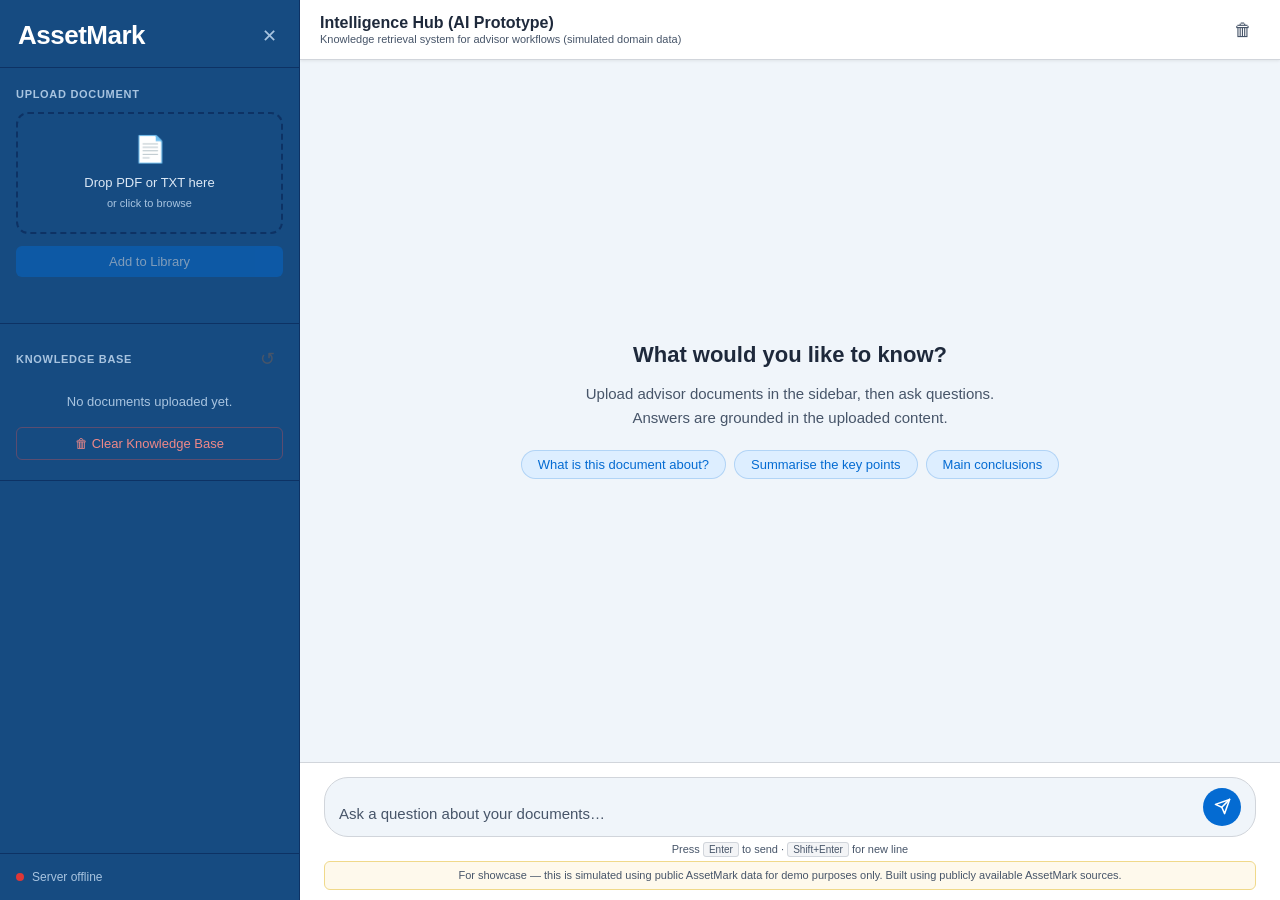
<file: frontend/index.html>
<!DOCTYPE html>
<html lang="en">
<head>
  <meta charset="UTF-8" />
  <meta name="viewport" content="width=device-width, initial-scale=1.0" />
  <title>Intelligence Hub (AI Prototype)</title>
  <link rel="stylesheet" href="style.css" />
</head>
<body>

  <!-- ===== SIDEBAR ===== -->
  <aside class="sidebar" id="sidebar">
    <div class="sidebar-header">
      <div class="logo">
        <span class="logo-text">AssetMark</span>
      </div>
      <button class="sidebar-toggle" id="sidebarToggle" title="Toggle sidebar">&#x2715;</button>
    </div>

    <div class="sidebar-section">
      <h3 class="section-title">Upload Document</h3>
      <label class="upload-area" id="uploadArea" for="fileInput">
        <span class="upload-icon">&#x1F4C4;</span>
        <span class="upload-label" id="uploadLabel">Drop PDF or TXT here<br/><small>or click to browse</small></span>
        <input type="file" id="fileInput" accept=".pdf,.txt,.md" hidden />
      </label>
      <button class="btn btn-primary" id="uploadBtn" disabled>Add to Library</button>
      <div class="upload-status" id="uploadStatus"></div>
    </div>

    <div class="sidebar-section">
      <div class="section-header">
        <h3 class="section-title">Knowledge Base</h3>
        <button class="btn-icon" id="refreshDocsBtn" title="Refresh list">&#x21BA;</button>
      </div>
      <ul class="doc-list" id="docList">
        <li class="doc-empty">No documents uploaded yet.</li>
      </ul>
      <button class="btn btn-danger" id="clearKbBtn">&#x1F5D1; Clear Knowledge Base</button>
    </div>

    <div class="sidebar-footer">
      <div class="status-indicator" id="statusIndicator">
        <span class="status-dot" id="statusDot"></span>
        <span class="status-text" id="statusText">Connecting...</span>
      </div>
    </div>
  </aside>

  <!-- ===== MAIN AREA ===== -->
  <main class="main">

    <!-- Top bar -->
    <header class="topbar">
      <button class="btn-icon topbar-menu" id="openSidebar" title="Open sidebar">&#x2630;</button>
      <div class="topbar-title">
        <span>Intelligence Hub (AI Prototype)</span>
        <span class="topbar-sub">Knowledge retrieval system for advisor workflows (simulated domain data)</span>
      </div>
      <button class="btn-icon" id="clearChatBtn" title="Clear conversation">&#x1F5D1;</button>
    </header>

    <!-- Messages -->
    <section class="messages" id="messages">
      <div class="welcome">
        <h2>What would you like to know?</h2>
        <p>Upload advisor documents in the sidebar, then ask questions.<br/>
           Answers are grounded in the uploaded content.</p>
        <div class="welcome-chips">
          <button class="chip" onclick="insertChip('What is this document about?')">What is this document about?</button>
          <button class="chip" onclick="insertChip('Summarise the key points.')">Summarise the key points</button>
          <button class="chip" onclick="insertChip('What are the main conclusions?')">Main conclusions</button>
        </div>
      </div>
    </section>

    <!-- Input bar -->
    <footer class="input-bar">
      <div class="input-wrapper">
        <textarea
          id="messageInput"
          class="message-input"
          placeholder="Ask a question about your documents…"
          rows="1"
          maxlength="4000"
        ></textarea>
        <button class="send-btn" id="sendBtn" title="Send (Enter)">
          <svg viewBox="0 0 24 24" fill="none" stroke="currentColor" stroke-width="2.2"
               stroke-linecap="round" stroke-linejoin="round">
            <line x1="22" y1="2" x2="11" y2="13"></line>
            <polygon points="22 2 15 22 11 13 2 9 22 2"></polygon>
          </svg>
        </button>
      </div>
      <p class="input-hint">Press <kbd>Enter</kbd> to send &middot; <kbd>Shift+Enter</kbd> for new line</p>
      <p class="disclaimer">For showcase — this is simulated using public AssetMark data for demo purposes only. Built using publicly available AssetMark sources.</p>
    </footer>

  </main>

  <script src="app.js"></script>
</body>
</html>
</file>
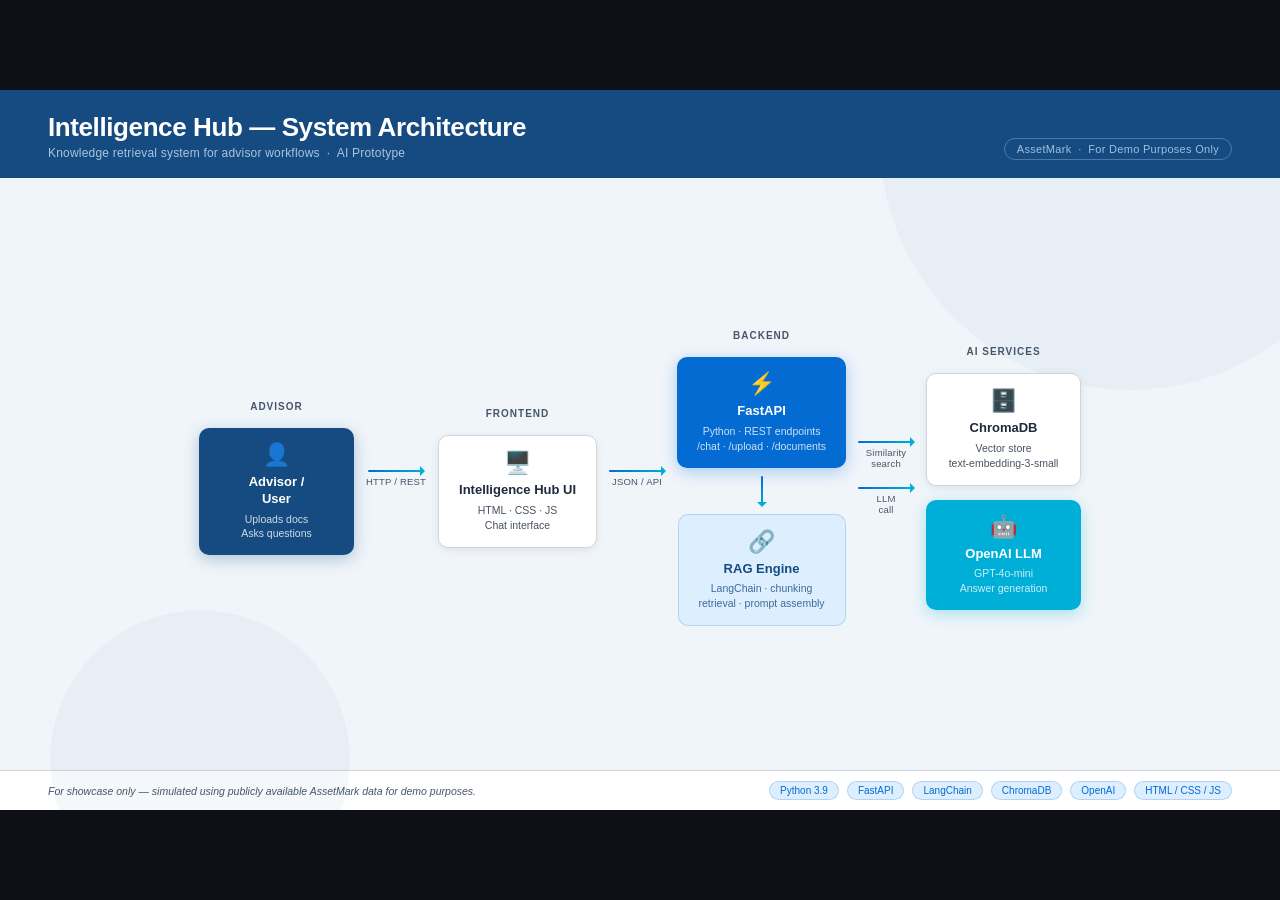
<file: architecture-slide.html>
<!DOCTYPE html>
<html lang="en">
<head>
  <meta charset="UTF-8" />
  <meta name="viewport" content="width=device-width, initial-scale=1.0" />
  <title>Intelligence Hub — Architecture</title>
  <style>
    * { box-sizing: border-box; margin: 0; padding: 0; }

    body {
      font-family: -apple-system, BlinkMacSystemFont, "Segoe UI", Roboto, sans-serif;
      background: #0d1117;
      display: flex;
      align-items: center;
      justify-content: center;
      min-height: 100vh;
    }

    .slide {
      width: 1280px;
      height: 720px;
      background: #F0F5FA;
      position: relative;
      overflow: hidden;
      display: flex;
      flex-direction: column;
    }

    /* Header bar */
    .slide-header {
      background: #164B81;
      padding: 22px 48px 18px;
      display: flex;
      align-items: flex-end;
      justify-content: space-between;
      flex-shrink: 0;
    }

    .header-left h1 {
      font-size: 26px;
      font-weight: 700;
      color: #fff;
      letter-spacing: -0.4px;
    }

    .header-left p {
      font-size: 12px;
      color: #a8c4e0;
      margin-top: 3px;
      letter-spacing: 0.2px;
    }

    .header-badge {
      font-size: 11px;
      color: #a8c4e0;
      border: 1px solid rgba(168,196,224,.4);
      border-radius: 20px;
      padding: 4px 12px;
      letter-spacing: 0.3px;
    }

    /* Main diagram area */
    .diagram {
      flex: 1;
      display: flex;
      align-items: center;
      justify-content: center;
      padding: 28px 48px 20px;
      gap: 0;
    }

    /* Columns */
    .col {
      display: flex;
      flex-direction: column;
      align-items: center;
      gap: 14px;
    }

    .col-label {
      font-size: 10px;
      font-weight: 600;
      text-transform: uppercase;
      letter-spacing: 1px;
      color: #475569;
      margin-bottom: 2px;
    }

    /* Boxes */
    .box {
      border-radius: 10px;
      padding: 14px 20px;
      text-align: center;
      min-width: 155px;
      position: relative;
    }

    .box-icon { font-size: 22px; display: block; margin-bottom: 6px; }

    .box-title {
      font-size: 13px;
      font-weight: 700;
      line-height: 1.3;
    }

    .box-sub {
      font-size: 10.5px;
      margin-top: 4px;
      line-height: 1.4;
      opacity: .8;
    }

    /* Box variants */
    .box-navy {
      background: #164B81;
      color: #fff;
      box-shadow: 0 4px 16px rgba(22,75,129,.3);
    }

    .box-blue {
      background: #046BD2;
      color: #fff;
      box-shadow: 0 4px 16px rgba(4,107,210,.3);
    }

    .box-cyan {
      background: #00AFD7;
      color: #fff;
      box-shadow: 0 4px 16px rgba(0,175,215,.3);
    }

    .box-white {
      background: #fff;
      color: #1E293B;
      border: 1.5px solid #D1D5DB;
      box-shadow: 0 2px 8px rgba(0,0,0,.08);
    }

    .box-light {
      background: #ddeeff;
      color: #164B81;
      border: 1.5px solid rgba(4,107,210,.2);
    }

    /* Arrows */
    .arrow-group {
      display: flex;
      flex-direction: column;
      align-items: center;
      gap: 4px;
      padding: 0 12px;
    }

    .arrow-line {
      display: flex;
      align-items: center;
      gap: 4px;
    }

    .arrow-track {
      width: 56px;
      height: 2px;
      background: linear-gradient(90deg, #046BD2, #00AFD7);
      border-radius: 2px;
      position: relative;
    }

    .arrow-track::after {
      content: '';
      position: absolute;
      right: -6px;
      top: -4px;
      border: 5px solid transparent;
      border-left-color: #00AFD7;
    }

    .arrow-label {
      font-size: 9.5px;
      color: #475569;
      text-align: center;
      letter-spacing: 0.2px;
      white-space: nowrap;
    }

    /* Vertical arrow */
    .v-arrow {
      display: flex;
      flex-direction: column;
      align-items: center;
      gap: 2px;
    }

    .v-track {
      width: 2px;
      height: 30px;
      background: linear-gradient(180deg, #046BD2, #00AFD7);
      border-radius: 2px;
      position: relative;
    }

    .v-track::after {
      content: '';
      position: absolute;
      bottom: -6px;
      left: -4px;
      border: 5px solid transparent;
      border-top-color: #00AFD7;
    }

    /* Stack inside backend column */
    .backend-stack {
      display: flex;
      flex-direction: column;
      align-items: center;
      gap: 8px;
    }

    /* Footer */
    .slide-footer {
      background: #fff;
      border-top: 1px solid #D1D5DB;
      padding: 10px 48px;
      display: flex;
      align-items: center;
      justify-content: space-between;
      flex-shrink: 0;
    }

    .footer-note {
      font-size: 10.5px;
      color: #475569;
      font-style: italic;
    }

    .tech-pills {
      display: flex;
      gap: 8px;
    }

    .pill {
      font-size: 10px;
      font-weight: 500;
      padding: 3px 10px;
      border-radius: 20px;
      background: #ddeeff;
      color: #046BD2;
      border: 1px solid rgba(4,107,210,.2);
    }

    /* Decorative bg circle */
    .bg-circle {
      position: absolute;
      border-radius: 50%;
      opacity: .04;
      background: #164B81;
      pointer-events: none;
    }
  </style>
</head>
<body>
<div class="slide">

  <!-- Decorative -->
  <div class="bg-circle" style="width:500px;height:500px;top:-200px;right:-100px;"></div>
  <div class="bg-circle" style="width:300px;height:300px;bottom:-100px;left:50px;"></div>

  <!-- Header -->
  <div class="slide-header">
    <div class="header-left">
      <h1>Intelligence Hub — System Architecture</h1>
      <p>Knowledge retrieval system for advisor workflows &nbsp;·&nbsp; AI Prototype</p>
    </div>
    <div class="header-badge">AssetMark &nbsp;·&nbsp; For Demo Purposes Only</div>
  </div>

  <!-- Diagram -->
  <div class="diagram">

    <!-- Col 1: User -->
    <div class="col">
      <div class="col-label">Advisor</div>
      <div class="box box-navy">
        <span class="box-icon">👤</span>
        <div class="box-title">Advisor /<br/>User</div>
        <div class="box-sub">Uploads docs<br/>Asks questions</div>
      </div>
    </div>

    <!-- Arrow 1 -->
    <div class="arrow-group">
      <div class="arrow-line">
        <div class="arrow-track"></div>
      </div>
      <div class="arrow-label">HTTP / REST</div>
    </div>

    <!-- Col 2: Frontend -->
    <div class="col">
      <div class="col-label">Frontend</div>
      <div class="box box-white">
        <span class="box-icon">🖥️</span>
        <div class="box-title">Intelligence Hub UI</div>
        <div class="box-sub">HTML · CSS · JS<br/>Chat interface</div>
      </div>
    </div>

    <!-- Arrow 2 -->
    <div class="arrow-group">
      <div class="arrow-line">
        <div class="arrow-track"></div>
      </div>
      <div class="arrow-label">JSON / API</div>
    </div>

    <!-- Col 3: Backend -->
    <div class="col">
      <div class="col-label">Backend</div>
      <div class="backend-stack">
        <div class="box box-blue" style="min-width:165px;">
          <span class="box-icon">⚡</span>
          <div class="box-title">FastAPI</div>
          <div class="box-sub">Python · REST endpoints<br/>/chat · /upload · /documents</div>
        </div>
        <div class="v-arrow"><div class="v-track"></div></div>
        <div class="box box-light" style="min-width:165px;">
          <span class="box-icon">🔗</span>
          <div class="box-title">RAG Engine</div>
          <div class="box-sub">LangChain · chunking<br/>retrieval · prompt assembly</div>
        </div>
      </div>
    </div>

    <!-- Arrow 3 -->
    <div class="arrow-group" style="flex-direction:column;gap:18px;">
      <div style="display:flex;flex-direction:column;align-items:center;gap:4px;">
        <div class="arrow-line"><div class="arrow-track"></div></div>
        <div class="arrow-label">Similarity<br/>search</div>
      </div>
      <div style="display:flex;flex-direction:column;align-items:center;gap:4px;">
        <div class="arrow-line"><div class="arrow-track"></div></div>
        <div class="arrow-label">LLM<br/>call</div>
      </div>
    </div>

    <!-- Col 4: AI Services -->
    <div class="col">
      <div class="col-label">AI Services</div>
      <div style="display:flex;flex-direction:column;gap:14px;align-items:center;">
        <div class="box box-white" style="min-width:155px;">
          <span class="box-icon">🗄️</span>
          <div class="box-title">ChromaDB</div>
          <div class="box-sub">Vector store<br/>text-embedding-3-small</div>
        </div>
        <div class="box box-cyan" style="min-width:155px;">
          <span class="box-icon">🤖</span>
          <div class="box-title">OpenAI LLM</div>
          <div class="box-sub">GPT-4o-mini<br/>Answer generation</div>
        </div>
      </div>
    </div>

  </div>

  <!-- Footer -->
  <div class="slide-footer">
    <div class="footer-note">For showcase only — simulated using publicly available AssetMark data for demo purposes.</div>
    <div class="tech-pills">
      <span class="pill">Python 3.9</span>
      <span class="pill">FastAPI</span>
      <span class="pill">LangChain</span>
      <span class="pill">ChromaDB</span>
      <span class="pill">OpenAI</span>
      <span class="pill">HTML / CSS / JS</span>
    </div>
  </div>

</div>
</body>
</html>
</file>
<file: frontend/style.css>
/* ============================================================
   Skills Library — Stylesheet
   Design: AssetMark brand theme — navy sidebar, clean white chat
   AssetMark palette: navy #164B81, blue #046BD2, cyan #00AFD7,
                      light blue bg #F0F5FA, slate text #1E293B
   ============================================================ */

*, *::before, *::after { box-sizing: border-box; margin: 0; padding: 0; }

:root {
  /* AssetMark brand colours */
  --bg-sidebar:    #164B81;   /* AssetMark navy */
  --bg-sidebar-s:  #0f3561;   /* deeper navy for items */
  --bg-main:       #F0F5FA;   /* AssetMark light blue-gray bg */
  --bg-white:      #ffffff;
  --bg-user-msg:   #046BD2;   /* AssetMark primary blue */
  --bg-ai-msg:     #ffffff;
  --bg-chip:       #ddeeff;

  --text-primary:  #1E293B;   /* AssetMark dark slate */
  --text-muted:    #475569;   /* AssetMark medium slate */
  --text-sidebar:  #dce8f5;   /* light on navy */
  --text-sidebar-m:#a8c4e0;   /* muted on navy */

  --border:        #D1D5DB;
  --border-dark:   #0d3264;   /* dark navy dividers */

  --accent:        #046BD2;   /* AssetMark primary blue */
  --accent-hover:  #00AFD7;   /* AssetMark cyan on hover */
  --accent-light:  #ddeeff;

  --success:       #22c55e;
  --error:         #DD3737;   /* AssetMark red */
  --warning:       #F09124;   /* AssetMark orange */

  --radius-sm:     6px;
  --radius-md:     12px;
  --radius-lg:     18px;
  --radius-xl:     24px;

  --shadow-sm:     0 1px 3px rgba(0,0,0,.08);
  --shadow-md:     0 4px 16px rgba(0,0,0,.12);

  --sidebar-w:     300px;
  --topbar-h:      60px;
  --inputbar-h:    100px;
}

html, body {
  height: 100%;
  font-family: -apple-system, BlinkMacSystemFont, "Segoe UI", Roboto, sans-serif;
  font-size: 15px;
  color: var(--text-primary);
  background: var(--bg-main);
  overflow: hidden;
}

/* ============================================================
   LAYOUT
   ============================================================ */
body { display: flex; height: 100vh; }

/* Sidebar */
.sidebar {
  width: var(--sidebar-w);
  min-width: var(--sidebar-w);
  background: var(--bg-sidebar);
  display: flex;
  flex-direction: column;
  border-right: 1px solid var(--border-dark);
  transition: transform .25s ease, width .25s ease;
  overflow: hidden;
  z-index: 200;
}

.sidebar.collapsed {
  width: 0;
  min-width: 0;
  transform: translateX(-100%);
  border: none;
}

.sidebar-header {
  display: flex;
  align-items: center;
  justify-content: space-between;
  padding: 20px 18px 16px;
  border-bottom: 1px solid var(--border-dark);
}

.logo { display: flex; align-items: center; gap: 10px; }
.logo-icon { font-size: 22px; }
.logo-text {
  font-size: 26px;
  font-weight: 700;
  color: #fff;
  letter-spacing: -.5px;
}

/* Sidebar sections */
.sidebar-section {
  padding: 20px 16px;
  border-bottom: 1px solid var(--border-dark);
}

.section-header {
  display: flex;
  align-items: center;
  justify-content: space-between;
  margin-bottom: 12px;
}

.section-title {
  font-size: 11px;
  font-weight: 600;
  text-transform: uppercase;
  letter-spacing: .7px;
  color: var(--text-sidebar-m);
  margin-bottom: 12px;
}
.section-header .section-title { margin-bottom: 0; }

/* Upload area */
.upload-area {
  display: flex;
  flex-direction: column;
  align-items: center;
  gap: 8px;
  border: 2px dashed var(--border-dark);
  border-radius: var(--radius-md);
  padding: 20px 12px;
  cursor: pointer;
  transition: border-color .2s, background .2s;
  margin-bottom: 12px;
}
.upload-area:hover, .upload-area.dragover {
  border-color: var(--accent-hover);
  background: rgba(0,175,215,.1);
}
.upload-icon { font-size: 26px; }
.upload-label { font-size: 13px; color: var(--text-sidebar); text-align: center; line-height: 1.5; }
.upload-label small { color: var(--text-sidebar-m); font-size: 11px; }

.upload-status {
  font-size: 12px;
  margin-top: 8px;
  min-height: 18px;
  color: var(--text-sidebar-m);
}
.upload-status.success { color: var(--success); }
.upload-status.error   { color: var(--error); }

/* Doc list */
.doc-list { list-style: none; display: flex; flex-direction: column; gap: 6px; }

.doc-empty { font-size: 13px; color: var(--text-sidebar-m); text-align: center; padding: 8px 0; }

.doc-item {
  display: flex;
  align-items: center;
  gap: 8px;
  background: var(--bg-sidebar-s);
  border-radius: var(--radius-sm);
  padding: 8px 10px;
  font-size: 13px;
  color: var(--text-sidebar);
  animation: fadeIn .2s ease;
}
.doc-item-icon { font-size: 16px; flex-shrink: 0; }
.doc-item-name { flex: 1; overflow: hidden; text-overflow: ellipsis; white-space: nowrap; }
.doc-delete {
  background: none;
  border: none;
  color: var(--text-sidebar-m);
  cursor: pointer;
  font-size: 14px;
  padding: 2px 4px;
  border-radius: 4px;
  transition: color .15s;
  flex-shrink: 0;
}
.doc-delete:hover { color: var(--error); }

/* Sidebar footer */
.sidebar-footer {
  margin-top: auto;
  padding: 16px;
  border-top: 1px solid var(--border-dark);
}

.status-indicator { display: flex; align-items: center; gap: 8px; }

.status-dot {
  width: 8px; height: 8px;
  border-radius: 50%;
  background: var(--text-sidebar-m);
  transition: background .3s;
}
.status-dot.online  { background: var(--success); box-shadow: 0 0 6px var(--success); }
.status-dot.offline { background: var(--error); }
.status-dot.loading {
  background: var(--warning);
  animation: pulse 1.2s ease-in-out infinite;
}

.status-text { font-size: 12px; color: var(--text-sidebar-m); }

/* ============================================================
   MAIN AREA
   ============================================================ */
.main {
  flex: 1;
  display: flex;
  flex-direction: column;
  min-width: 0;
  background: var(--bg-main);
}

/* Top bar */
.topbar {
  height: var(--topbar-h);
  background: var(--bg-white);
  border-bottom: 1px solid var(--border);
  display: flex;
  align-items: center;
  gap: 12px;
  padding: 0 20px;
  box-shadow: var(--shadow-sm);
  flex-shrink: 0;
}

.topbar-menu { display: none; }

.topbar-title {
  display: flex;
  flex-direction: column;
  flex: 1;
}
.topbar-title span:first-child { font-weight: 700; font-size: 16px; }
.topbar-sub { font-size: 11px; color: var(--text-muted); margin-top: 1px; }

/* Messages area */
.messages {
  flex: 1;
  overflow-y: auto;
  padding: 24px 0;
  display: flex;
  flex-direction: column;
  gap: 4px;
  scroll-behavior: smooth;
}

.messages::-webkit-scrollbar { width: 6px; }
.messages::-webkit-scrollbar-track { background: transparent; }
.messages::-webkit-scrollbar-thumb { background: #d1d5db; border-radius: 3px; }

/* Welcome screen */
.welcome {
  display: flex;
  flex-direction: column;
  align-items: center;
  justify-content: center;
  flex: 1;
  text-align: center;
  padding: 40px 24px;
  gap: 14px;
}

.welcome h2 { font-size: 22px; font-weight: 700; color: var(--text-primary); }
.welcome p  { font-size: 15px; color: var(--text-muted); line-height: 1.6; max-width: 420px; }

.welcome-chips { display: flex; flex-wrap: wrap; gap: 8px; justify-content: center; margin-top: 6px; }

.chip {
  background: var(--accent-light);
  color: var(--accent);
  border: 1px solid rgba(4,107,210,.2);
  border-radius: 20px;
  padding: 6px 16px;
  font-size: 13px;
  cursor: pointer;
  transition: background .15s, transform .1s;
}
.chip:hover { background: rgba(0,175,215,.15); transform: translateY(-1px); }

/* Message bubbles */
.message-row {
  display: flex;
  padding: 4px 24px;
  animation: slideUp .2s ease;
}

.message-row.user { justify-content: flex-end; }
.message-row.ai   { justify-content: flex-start; }

.bubble {
  max-width: min(640px, 75%);
  padding: 12px 16px;
  border-radius: var(--radius-lg);
  line-height: 1.65;
  font-size: 15px;
  box-shadow: var(--shadow-sm);
  white-space: pre-wrap;
  word-break: break-word;
}

.message-row.user .bubble {
  background: var(--bg-user-msg);
  color: #fff;
  border-bottom-right-radius: 4px;
}

.message-row.ai .bubble {
  background: var(--bg-ai-msg);
  color: var(--text-primary);
  border-bottom-left-radius: 4px;
  border: 1px solid var(--border);
}

/* Sources */
.sources {
  display: flex;
  flex-wrap: wrap;
  gap: 6px;
  margin-top: 10px;
}

.source-tag {
  display: inline-flex;
  align-items: center;
  gap: 4px;
  background: var(--accent-light);
  color: var(--accent);
  border-radius: 4px;
  padding: 3px 8px;
  font-size: 11px;
  font-weight: 500;
}

/* Typing indicator */
.typing .bubble {
  display: flex;
  align-items: center;
  gap: 4px;
  padding: 14px 18px;
}
.dot {
  width: 7px; height: 7px;
  border-radius: 50%;
  background: var(--text-muted);
  animation: bounce .9s ease-in-out infinite;
}
.dot:nth-child(2) { animation-delay: .15s; }
.dot:nth-child(3) { animation-delay: .30s; }

/* Avatar */
.avatar {
  width: 32px; height: 32px;
  border-radius: 50%;
  background: linear-gradient(135deg, #046BD2, #00AFD7);
  display: flex; align-items: center; justify-content: center;
  font-size: 16px;
  flex-shrink: 0;
  margin-right: 10px;
  margin-top: 2px;
}

/* ============================================================
   INPUT BAR
   ============================================================ */
.input-bar {
  background: var(--bg-white);
  border-top: 1px solid var(--border);
  padding: 14px 24px 10px;
  flex-shrink: 0;
}

.input-wrapper {
  display: flex;
  align-items: flex-end;
  gap: 10px;
  background: var(--bg-main);
  border: 1.5px solid var(--border);
  border-radius: var(--radius-xl);
  padding: 10px 14px;
  transition: border-color .2s, box-shadow .2s;
}
.input-wrapper:focus-within {
  border-color: var(--accent);
  box-shadow: 0 0 0 3px rgba(4,107,210,.12);
}

.message-input {
  flex: 1;
  border: none;
  outline: none;
  background: transparent;
  font-size: 15px;
  font-family: inherit;
  color: var(--text-primary);
  resize: none;
  max-height: 160px;
  overflow-y: auto;
  line-height: 1.5;
}
.message-input::placeholder { color: var(--text-muted); }

.send-btn {
  width: 38px; height: 38px;
  border-radius: 50%;
  border: none;
  background: var(--accent);
  color: #fff;
  cursor: pointer;
  display: flex; align-items: center; justify-content: center;
  flex-shrink: 0;
  transition: background .15s, transform .1s;
}
.send-btn:hover:not(:disabled) { background: var(--accent-hover); transform: scale(1.05); }
.send-btn:disabled { background: #a8c4e0; cursor: not-allowed; }
.send-btn svg { width: 17px; height: 17px; }

.input-hint {
  font-size: 11px;
  color: var(--text-muted);
  margin-top: 6px;
  text-align: center;
}
.input-hint kbd {
  background: #f3f4f6;
  border: 1px solid #d1d5db;
  border-radius: 3px;
  padding: 1px 5px;
  font-size: 10px;
  font-family: inherit;
}

.disclaimer {
  font-size: 11px;
  color: var(--text-muted);
  text-align: center;
  margin-top: 6px;
  padding: 6px 12px;
  background: #fef9ec;
  border: 1px solid #f0d98a;
  border-radius: var(--radius-sm);
  line-height: 1.4;
}

/* ============================================================
   BUTTONS
   ============================================================ */
.btn {
  padding: 8px 16px;
  border-radius: var(--radius-sm);
  border: none;
  font-size: 13px;
  font-weight: 500;
  cursor: pointer;
  transition: background .15s, opacity .15s;
  width: 100%;
}
.btn-primary {
  background: var(--accent);
  color: #fff;
}
.btn-primary:hover:not(:disabled) { background: var(--accent-hover); }
.btn-primary:disabled { opacity: .45; cursor: not-allowed; }

.btn-danger {
  background: transparent;
  color: #e88;
  border: 1px solid rgba(220,80,80,.35);
  margin-top: 10px;
}
.btn-danger:hover:not(:disabled) {
  background: rgba(221,55,55,.12);
  color: #DD3737;
  border-color: #DD3737;
}

.btn-icon {
  background: none;
  border: none;
  cursor: pointer;
  font-size: 18px;
  color: var(--text-muted);
  border-radius: var(--radius-sm);
  padding: 6px 8px;
  transition: color .15s, background .15s;
  line-height: 1;
}
.btn-icon:hover { color: var(--text-primary); background: var(--accent-light); }

.sidebar-toggle {
  background: none;
  border: none;
  color: var(--text-sidebar-m);
  font-size: 18px;
  cursor: pointer;
  padding: 4px;
  border-radius: 4px;
  transition: color .15s;
  line-height: 1;
}
.sidebar-toggle:hover { color: #fff; }

/* ============================================================
   ANIMATIONS
   ============================================================ */
@keyframes fadeIn  { from { opacity: 0; } to { opacity: 1; } }
@keyframes slideUp { from { opacity: 0; transform: translateY(10px); } to { opacity: 1; transform: translateY(0); } }
@keyframes bounce  { 0%,80%,100% { transform: scale(0); } 40% { transform: scale(1); } }
@keyframes pulse   { 0%,100% { opacity: 1; } 50% { opacity: .4; } }

/* ============================================================
   RESPONSIVE — mobile
   ============================================================ */
@media (max-width: 680px) {
  :root { --sidebar-w: 100vw; }

  .sidebar {
    position: fixed;
    top: 0; left: 0; bottom: 0;
    transform: translateX(-100%);
  }
  .sidebar.open {
    transform: translateX(0);
  }
  .sidebar.collapsed { transform: translateX(-100%); }

  .topbar-menu { display: flex; }

  .message-row { padding: 4px 12px; }
  .input-bar   { padding: 10px 12px 8px; }

  .welcome h2 { font-size: 18px; }
}
</file>
